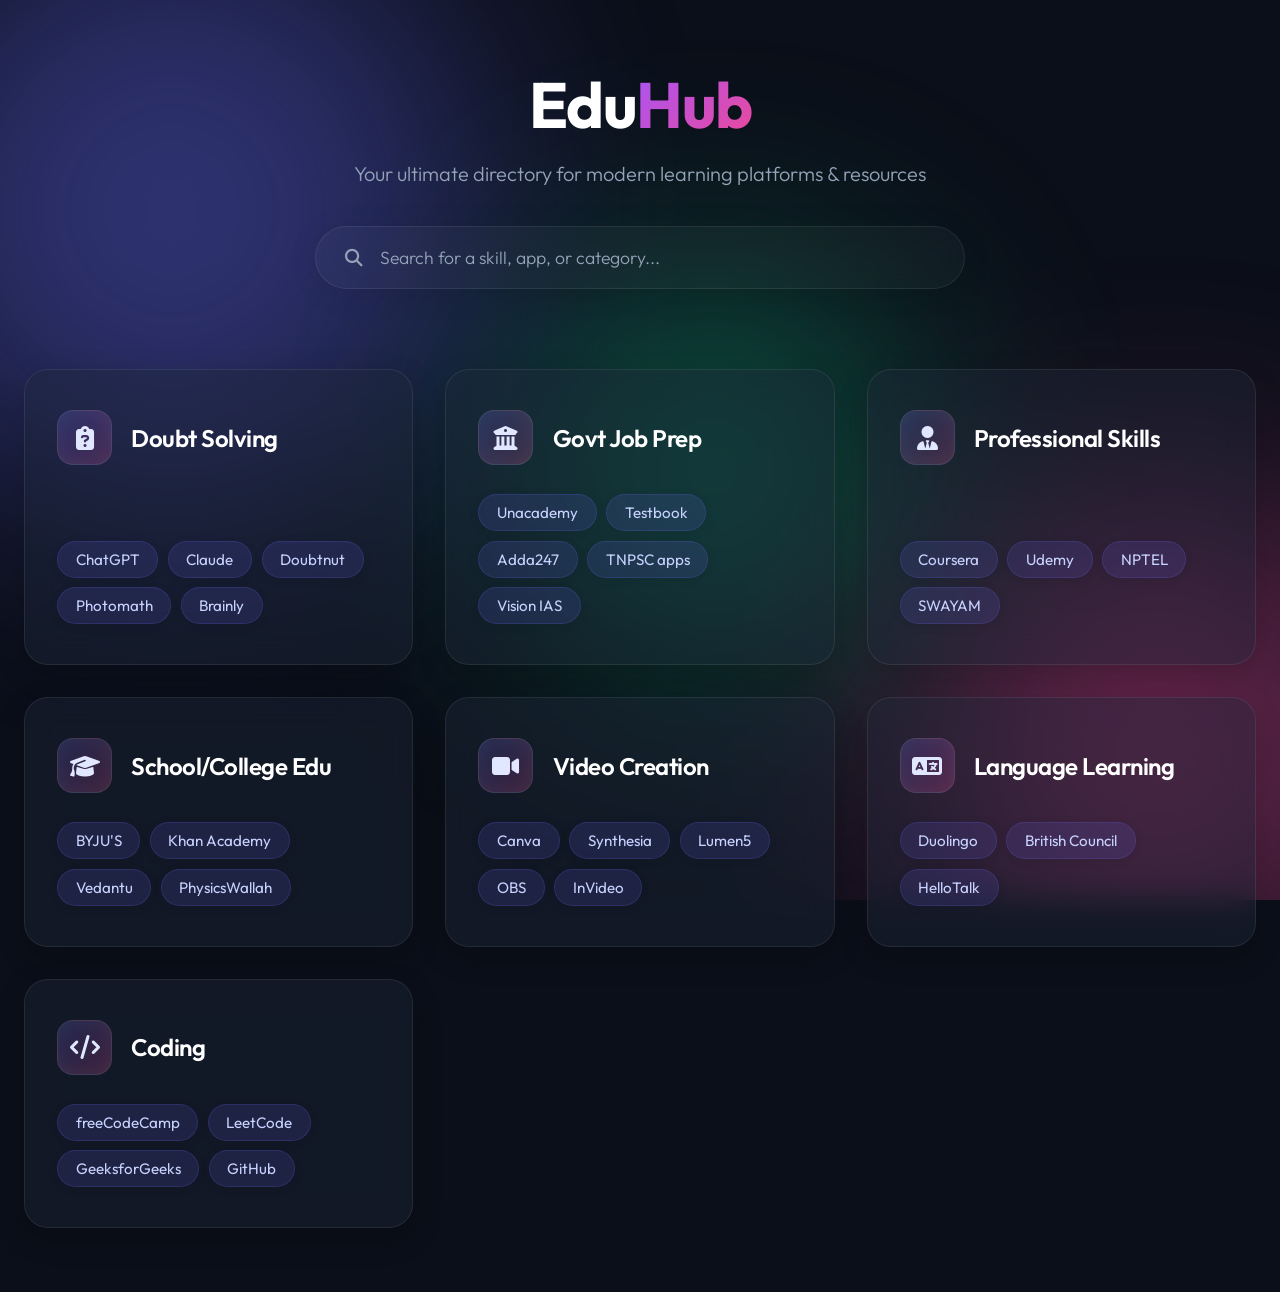
<file: index.html>
<!DOCTYPE html>
<html lang="en">
<head>
    <meta charset="UTF-8">
    <meta name="viewport" content="width=device-width, initial-scale=1.0">
    <title>Educational Resources Hub</title>
    <meta name="description" content="A curated directory of the best educational platforms and tools.">
    <!-- Google Fonts -->
    <link href="https://fonts.googleapis.com/css2?family=Outfit:wght@300;400;500;600;700&display=swap" rel="stylesheet">
    <!-- Font Awesome -->
    <link rel="stylesheet" href="https://cdnjs.cloudflare.com/ajax/libs/font-awesome/6.4.0/css/all.min.css">
    <link rel="stylesheet" href="style.css">
</head>
<body>
    <!-- Background Elements -->
    <div class="background-blobs">
        <div class="blob blob-1"></div>
        <div class="blob blob-2"></div>
        <div class="blob blob-3"></div>
    </div>

    <main class="container">
        <header>
            <h1>Edu<span class="highlight">Hub</span></h1>
            <p>Your ultimate directory for modern learning platforms & resources</p>
            <div class="search-container">
                <i class="fa-solid fa-search search-icon"></i>
                <input type="text" id="searchInput" placeholder="Search for a skill, app, or category...">
            </div>
        </header>

        <section id="categoriesGrid" class="grid">
            <!-- Cards will be injected dynamically by JavaScript -->
        </section>
        
        <div id="noResults" class="hidden">
            <div class="empty-state">
                <i class="fa-regular fa-face-frown"></i>
                <p>No resources found matching your search. Try another term!</p>
            </div>
        </div>
    </main>

    <script src="script.js"></script>
</body>
</html>
</file>
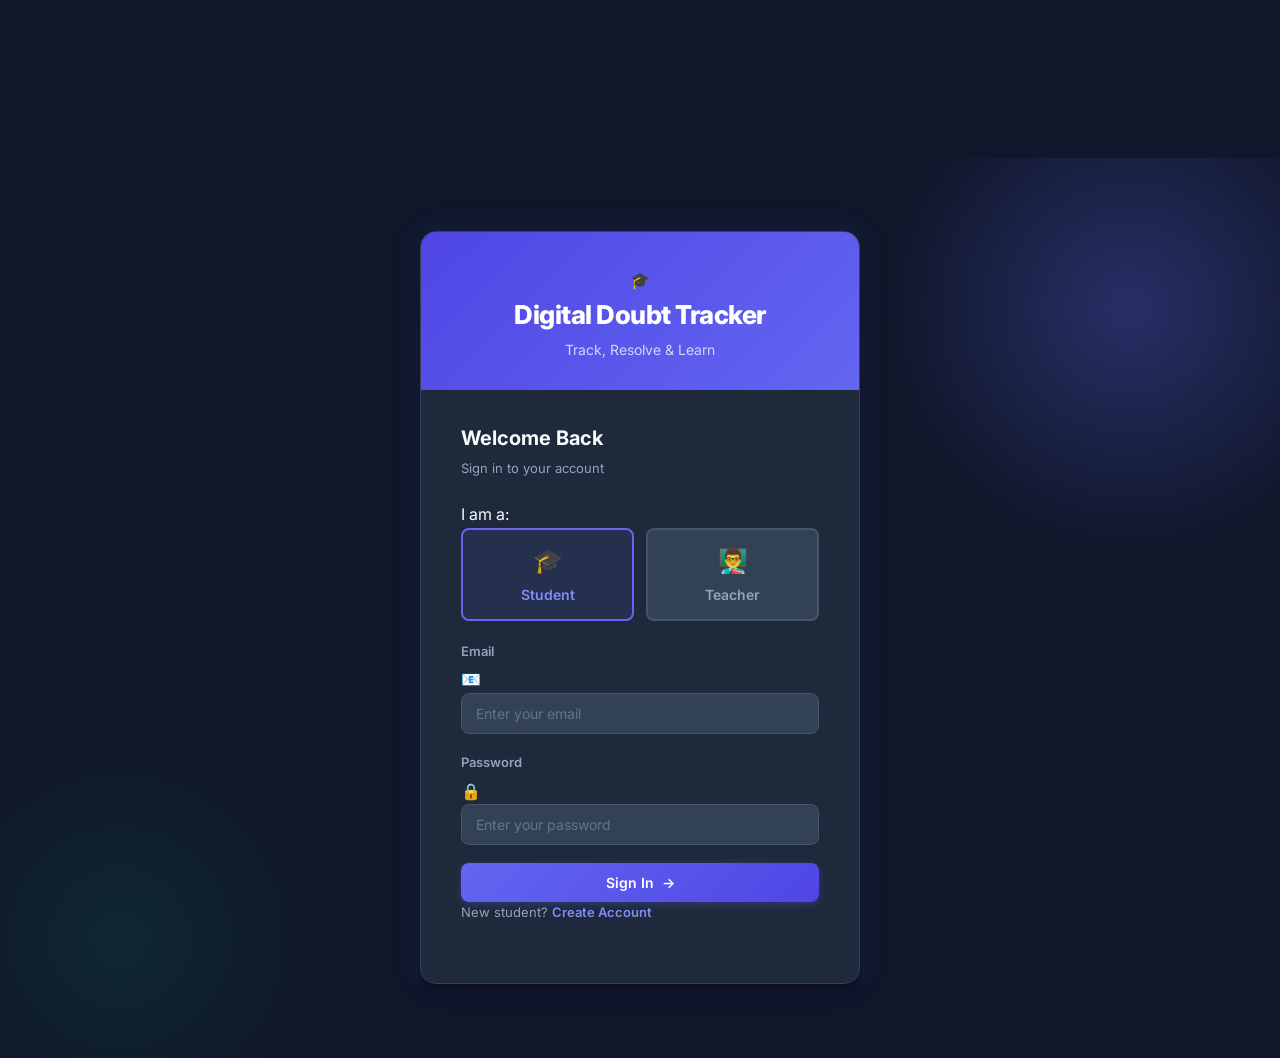
<file: web/index.html>
<!DOCTYPE html>
<html lang="en">

<head>
    <meta charset="UTF-8">
    <meta name="viewport" content="width=device-width, initial-scale=1.0">
    <meta name="description" content="Digital Doubt Tracker - Track, Resolve & Learn">
    <title>Digital Doubt Tracker</title>
    <link rel="stylesheet" href="style.css">
</head>

<body>

    <!-- 3D Animated Background Canvas -->
    <canvas id="bgCanvas"></canvas>

    <!-- ==================== LOGIN PAGE ==================== -->
    <div id="loginPage" class="page auth-page active">
        <div class="auth-card animate-scale">
            <div class="auth-header">
                <div class="auth-logo">🎓</div>
                <h1>Digital Doubt Tracker</h1>
                <p>Track, Resolve & Learn</p>
            </div>
            <div class="auth-body">
                <h2>Welcome Back</h2>
                <p class="auth-desc">Sign in to your account</p>

                <div id="loginError" class="error-banner hidden">
                    <span class="error-icon">⚠️</span>
                    <span id="loginErrorText"></span>
                </div>

                <label class="form-label">I am a:</label>
                <div class="role-selector">
                    <div class="role-option active" onclick="selectRole(this, 'student')">
                        <span class="role-icon">🎓</span>
                        <span>Student</span>
                    </div>
                    <div class="role-option" onclick="selectRole(this, 'teacher')">
                        <span class="role-icon">👨‍🏫</span>
                        <span>Teacher</span>
                    </div>
                </div>

                <div class="form-group">
                    <label class="form-label">Email</label>
                    <div class="input-wrapper">
                        <span class="input-icon">📧</span>
                        <input type="email" id="loginEmail" class="form-control" placeholder="Enter your email">
                    </div>
                </div>
                <div class="form-group">
                    <label class="form-label">Password</label>
                    <div class="input-wrapper">
                        <span class="input-icon">🔒</span>
                        <input type="password" id="loginPassword" class="form-control"
                            placeholder="Enter your password">
                    </div>
                </div>
                <button class="btn btn-primary btn-block btn-glow" onclick="performLogin()">
                    <span>Sign In</span>
                    <span class="btn-arrow">→</span>
                </button>

                <p class="auth-footer-text">
                    New student? <button class="btn-link" onclick="showPage('registerPage')">Create Account</button>
                </p>
            </div>
        </div>
    </div>

    <!-- ==================== REGISTER PAGE ==================== -->
    <div id="registerPage" class="page auth-page">
        <div class="auth-card animate-scale">
            <div class="auth-header accent-header">
                <div class="auth-logo">📝</div>
                <h1>Create Account</h1>
                <p>Join as a Student</p>
            </div>
            <div class="auth-body">
                <h2>Registration</h2>
                <p class="auth-desc">Fill in your details below</p>

                <div id="regError" class="error-banner hidden">
                    <span class="error-icon">⚠️</span>
                    <span id="regErrorText"></span>
                </div>

                <div class="form-group">
                    <label class="form-label">Full Name</label>
                    <div class="input-wrapper">
                        <span class="input-icon">👤</span>
                        <input type="text" id="regName" class="form-control" placeholder="Enter your full name">
                    </div>
                </div>
                <div class="form-group">
                    <label class="form-label">Email Address</label>
                    <div class="input-wrapper">
                        <span class="input-icon">📧</span>
                        <input type="email" id="regEmail" class="form-control" placeholder="Enter your email">
                    </div>
                </div>
                <div class="form-group">
                    <label class="form-label">Password</label>
                    <div class="input-wrapper">
                        <span class="input-icon">🔒</span>
                        <input type="password" id="regPassword" class="form-control" placeholder="Create a password">
                    </div>
                </div>
                <div class="form-group">
                    <label class="form-label">Confirm Password</label>
                    <div class="input-wrapper">
                        <span class="input-icon">🔐</span>
                        <input type="password" id="regConfirm" class="form-control" placeholder="Confirm your password">
                    </div>
                </div>
                <button class="btn btn-accent btn-block btn-glow" onclick="performRegister()">
                    <span>Create Account</span>
                    <span class="btn-arrow">→</span>
                </button>

                <p class="auth-footer-text">
                    Already have an account? <button class="btn-link" onclick="showPage('loginPage')">Sign In</button>
                </p>
            </div>
        </div>
    </div>

    <!-- ==================== STUDENT DASHBOARD ==================== -->
    <div id="studentPage" class="page dashboard">
        <div class="sidebar">
            <div class="sidebar-brand">
                <span class="brand-icon">🎓</span>
                <span class="brand-text">DoubtTracker</span>
            </div>
            <div class="sidebar-nav">
                <div class="nav-section-label">MENU</div>
                <div class="nav-item active" onclick="switchSection('student', 'overview', this)">
                    <span class="nav-icon">📊</span><span>Overview</span>
                </div>
                <div class="nav-item" onclick="switchSection('student', 'myDoubts', this)">
                    <span class="nav-icon">📋</span><span>My Doubts</span>
                </div>
                <div class="nav-item" onclick="switchSection('student', 'addDoubt', this)">
                    <span class="nav-icon">➕</span><span>Submit Doubt</span>
                </div>
            </div>
            <div class="sidebar-footer">
                <div class="sidebar-user">
                    <div class="user-avatar">S</div>
                    <div class="user-info">
                        <span id="sidebarStudentName" class="user-name">Student</span>
                        <span class="user-role">Student</span>
                    </div>
                </div>
                <button class="logout-btn" onclick="logout()">
                    <span>🚪</span> Logout
                </button>
            </div>
        </div>
        <div class="main-content">
            <div class="topbar">
                <div class="topbar-left">
                    <h2>Welcome back, <span id="studentNameDisplay" class="highlight-name"></span> 👋</h2>
                </div>
                <span class="role-badge student-badge">STUDENT</span>
            </div>
            <div class="content">
                <div id="student-overview" class="content-section active">
                    <h2 class="section-title"><span class="title-icon">📊</span> Dashboard Overview</h2>
                    <div id="studentStats" class="stats-grid"></div>
                    <div class="table-card">
                        <div class="table-card-header">
                            <h3><span class="title-icon">📌</span> Recent Doubts</h3>
                        </div>
                        <div id="studentRecentTable"></div>
                    </div>
                </div>
                <div id="student-myDoubts" class="content-section">
                    <h2 class="section-title"><span class="title-icon">📋</span> My Doubts</h2>
                    <div class="table-card">
                        <div class="table-card-header">
                            <h3>All Submitted Doubts</h3>
                            <div class="header-actions">
                                <select id="studentFilterStatus" class="filter-select" onchange="loadStudentDoubts()">
                                    <option value="All">All Status</option>
                                    <option value="Pending">Pending</option>
                                    <option value="In Progress">In Progress</option>
                                    <option value="Resolved">Resolved</option>
                                </select>
                            </div>
                        </div>
                        <div id="studentDoubtsTable"></div>
                    </div>
                    <p class="hint-text">💡 Click a doubt to view its response</p>
                </div>
                <div id="student-addDoubt" class="content-section">
                    <h2 class="section-title"><span class="title-icon">➕</span> Submit a New Doubt</h2>
                    <div class="form-card">
                        <div class="form-group">
                            <label class="form-label">Subject</label>
                            <select id="doubtSubject" class="form-control">
                                <option value="">-- Select Subject --</option>
                                <option>Mathematics</option>
                                <option>Physics</option>
                                <option>Chemistry</option>
                                <option>Biology</option>
                                <option>Computer Science</option>
                                <option>English</option>
                                <option>History</option>
                                <option>Geography</option>
                                <option>Economics</option>
                                <option>Other</option>
                            </select>
                        </div>
                        <div class="form-group">
                            <label class="form-label">Your Doubt</label>
                            <textarea id="doubtText" class="form-control" rows="6"
                                placeholder="Describe your doubt in detail..."></textarea>
                        </div>
                        <button class="btn btn-primary btn-glow" onclick="submitDoubt()">📤 Submit Doubt</button>
                    </div>
                </div>
            </div>
        </div>
    </div>

    <!-- ==================== TEACHER DASHBOARD ==================== -->
    <div id="teacherPage" class="page dashboard">
        <div class="sidebar">
            <div class="sidebar-brand">
                <span class="brand-icon">🎓</span>
                <span class="brand-text">DoubtTracker</span>
            </div>
            <div class="sidebar-nav">
                <div class="nav-section-label">MENU</div>
                <div class="nav-item active" onclick="switchSection('teacher', 'overview', this)">
                    <span class="nav-icon">📊</span><span>Overview</span>
                </div>
                <div class="nav-item" onclick="switchSection('teacher', 'pending', this)">
                    <span class="nav-icon">⏳</span><span>Pending Doubts</span>
                </div>
                <div class="nav-item" onclick="switchSection('teacher', 'allDoubts', this)">
                    <span class="nav-icon">📋</span><span>All Doubts</span>
                </div>
            </div>
            <div class="sidebar-footer">
                <div class="sidebar-user">
                    <div class="user-avatar teacher-avatar">T</div>
                    <div class="user-info">
                        <span id="sidebarTeacherName" class="user-name">Teacher</span>
                        <span class="user-role">Teacher</span>
                    </div>
                </div>
                <button class="logout-btn" onclick="logout()">
                    <span>🚪</span> Logout
                </button>
            </div>
        </div>
        <div class="main-content">
            <div class="topbar">
                <div class="topbar-left">
                    <h2>Welcome back, <span id="teacherNameDisplay" class="highlight-name"></span> 👋</h2>
                </div>
                <span class="role-badge teacher-badge">TEACHER</span>
            </div>
            <div class="content">
                <div id="teacher-overview" class="content-section active">
                    <h2 class="section-title"><span class="title-icon">📊</span> Teacher Overview</h2>
                    <div id="teacherStats" class="stats-grid"></div>
                </div>
                <div id="teacher-pending" class="content-section">
                    <h2 class="section-title"><span class="title-icon">⏳</span> Pending Doubts</h2>
                    <div class="table-card">
                        <div class="table-card-header">
                            <h3>Doubts Awaiting Response</h3>
                            <button class="btn btn-ghost btn-sm" onclick="loadTeacherDoubts('Pending')">🔄
                                Refresh</button>
                        </div>
                        <div id="teacherPendingTable"></div>
                    </div>
                    <p class="hint-text">💡 Click a doubt to respond</p>
                </div>
                <div id="teacher-allDoubts" class="content-section">
                    <h2 class="section-title"><span class="title-icon">📋</span> All Doubts</h2>
                    <div class="table-card">
                        <div class="table-card-header">
                            <h3>All Student Doubts</h3>
                            <select id="teacherFilterStatus" class="filter-select" onchange="loadTeacherAllDoubts()">
                                <option value="All">All Status</option>
                                <option value="Pending">Pending</option>
                                <option value="In Progress">In Progress</option>
                                <option value="Resolved">Resolved</option>
                            </select>
                        </div>
                        <div id="teacherAllTable"></div>
                    </div>
                    <p class="hint-text">💡 Click a doubt to respond</p>
                </div>
            </div>
        </div>
    </div>

    <!-- ==================== ADMIN DASHBOARD ==================== -->
    <div id="adminPage" class="page dashboard">
        <div class="sidebar">
            <div class="sidebar-brand">
                <span class="brand-icon">🎓</span>
                <span class="brand-text">DoubtTracker</span>
            </div>
            <div class="sidebar-nav">
                <div class="nav-section-label">ADMIN</div>
                <div class="nav-item active" onclick="switchSection('admin', 'overview', this)">
                    <span class="nav-icon">📊</span><span>Overview</span>
                </div>
                <div class="nav-item" onclick="switchSection('admin', 'doubts', this)">
                    <span class="nav-icon">📋</span><span>All Doubts</span>
                </div>
                <div class="nav-item" onclick="switchSection('admin', 'teachers', this)">
                    <span class="nav-icon">👨‍🏫</span><span>Teachers</span>
                </div>
                <div class="nav-item" onclick="switchSection('admin', 'students', this)">
                    <span class="nav-icon">🎓</span><span>Students</span>
                </div>
            </div>
            <div class="sidebar-footer">
                <div class="sidebar-user">
                    <div class="user-avatar admin-avatar">A</div>
                    <div class="user-info">
                        <span id="sidebarAdminName" class="user-name">Admin</span>
                        <span class="user-role">Administrator</span>
                    </div>
                </div>
                <button class="logout-btn" onclick="logout()">
                    <span>🚪</span> Logout
                </button>
            </div>
        </div>
        <div class="main-content">
            <div class="topbar">
                <div class="topbar-left">
                    <h2>Welcome back, <span id="adminNameDisplay" class="highlight-name"></span> 👋</h2>
                </div>
                <span class="role-badge admin-badge">ADMIN</span>
            </div>
            <div class="content">
                <div id="admin-overview" class="content-section active">
                    <h2 class="section-title"><span class="title-icon">📊</span> System Overview</h2>
                    <div id="adminStats" class="stats-grid"></div>
                </div>
                <div id="admin-doubts" class="content-section">
                    <h2 class="section-title"><span class="title-icon">📋</span> All Doubts</h2>
                    <div class="table-card">
                        <div class="table-card-header">
                            <h3>System-wide Doubts</h3>
                            <select id="adminFilterStatus" class="filter-select" onchange="loadAdminDoubts()">
                                <option value="All">All Status</option>
                                <option value="Pending">Pending</option>
                                <option value="In Progress">In Progress</option>
                                <option value="Resolved">Resolved</option>
                            </select>
                        </div>
                        <div id="adminDoubtsTable"></div>
                    </div>
                </div>
                <div id="admin-teachers" class="content-section">
                    <div class="section-header-row">
                        <h2 class="section-title"><span class="title-icon">👨‍🏫</span> Manage Teachers</h2>
                        <button class="btn btn-accent btn-glow" onclick="showAddTeacherModal()">➕ Add Teacher</button>
                    </div>
                    <div class="table-card">
                        <div id="adminTeachersTable"></div>
                    </div>
                </div>
                <div id="admin-students" class="content-section">
                    <h2 class="section-title"><span class="title-icon">🎓</span> Registered Students</h2>
                    <div class="table-card">
                        <div id="adminStudentsTable"></div>
                    </div>
                </div>
            </div>
        </div>
    </div>

    <!-- ==================== MODAL: Doubt Detail ==================== -->
    <div id="doubtModal" class="modal-overlay" onclick="if(event.target===this)closeModal()">
        <div class="modal animate-scale">
            <div class="modal-header">
                <h3 id="modalTitle">📝 Doubt Details</h3>
                <button class="modal-close" onclick="closeModal()">✕</button>
            </div>
            <div class="modal-body" id="modalBody"></div>
        </div>
    </div>

    <!-- ==================== MODAL: Add Teacher ==================== -->
    <div id="addTeacherModal" class="modal-overlay" onclick="if(event.target===this)closeTeacherModal()">
        <div class="modal animate-scale">
            <div class="modal-header">
                <h3>➕ Add New Teacher</h3>
                <button class="modal-close" onclick="closeTeacherModal()">✕</button>
            </div>
            <div class="modal-body">
                <div class="form-group">
                    <label class="form-label">Name</label>
                    <input type="text" id="newTeacherName" class="form-control" placeholder="Teacher name">
                </div>
                <div class="form-group">
                    <label class="form-label">Subject</label>
                    <input type="text" id="newTeacherSubject" class="form-control" placeholder="Subject">
                </div>
                <div class="form-group">
                    <label class="form-label">Email</label>
                    <input type="email" id="newTeacherEmail" class="form-control" placeholder="Email">
                </div>
                <div class="form-group">
                    <label class="form-label">Password</label>
                    <input type="password" id="newTeacherPassword" class="form-control" placeholder="Password">
                </div>
                <div class="modal-actions">
                    <button class="btn btn-accent" onclick="addTeacher()">Add Teacher</button>
                    <button class="btn btn-ghost" onclick="closeTeacherModal()">Cancel</button>
                </div>
            </div>
        </div>
    </div>

    <!-- Toast Container -->
    <div id="toastContainer"></div>

    <script src="app.js"></script>
</body>

</html>
</file>
<file: style.css>
:root {
    --bg-color: #0b0f19;
    --text-main: #ffffff;
    --text-muted: #94a3b8;
    --accent-1: #6366f1;
    /* Indigo */
    --accent-2: #ec4899;
    /* Pink */
    --accent-3: #10b981;
    /* Emerald */
    --card-bg: rgba(30, 41, 59, 0.4);
    --card-border: rgba(255, 255, 255, 0.08);
    --card-hover: rgba(30, 41, 59, 0.7);
    --pill-bg: rgba(99, 102, 241, 0.15);
    --pill-text: #c7d2fe;
}

* {
    margin: 0;
    padding: 0;
    box-sizing: border-box;
    font-family: 'Outfit', sans-serif;
}

body {
    background-color: var(--bg-color);
    color: var(--text-main);
    min-height: 100vh;
    overflow-x: hidden;
    position: relative;
}

/* Background Animated Blobs */
.background-blobs {
    position: fixed;
    top: 0;
    left: 0;
    width: 100%;
    height: 100%;
    z-index: -1;
    overflow: hidden;
}

.blob {
    position: absolute;
    border-radius: 50%;
    filter: blur(120px);
    opacity: 0.4;
    animation: float 20s infinite ease-in-out alternate;
}

.blob-1 {
    top: -10%;
    left: -10%;
    width: 600px;
    height: 600px;
    background: var(--accent-1);
    animation-delay: 0s;
}

.blob-2 {
    bottom: -10%;
    right: -10%;
    width: 500px;
    height: 500px;
    background: var(--accent-2);
    animation-delay: -5s;
}

.blob-3 {
    top: 30%;
    left: 40%;
    width: 400px;
    height: 400px;
    background: var(--accent-3);
    animation-delay: -10s;
}

@keyframes float {
    0% {
        transform: translate(0, 0) scale(1) rotate(0deg);
    }

    100% {
        transform: translate(80px, 80px) scale(1.1) rotate(10deg);
    }
}

.container {
    max-width: 1280px;
    margin: 0 auto;
    padding: 4rem 1.5rem;
}

/* Header & Typography */
header {
    text-align: center;
    margin-bottom: 5rem;
    animation: fadeInDown 1s ease-out;
}

@keyframes fadeInDown {
    from {
        opacity: 0;
        transform: translateY(-30px);
    }

    to {
        opacity: 1;
        transform: translateY(0);
    }
}

h1 {
    font-size: 4rem;
    font-weight: 700;
    margin-bottom: 1rem;
    letter-spacing: -1.5px;
}

.highlight {
    background: linear-gradient(135deg, #a855f7, #ec4899);
    -webkit-background-clip: text;
    -webkit-text-fill-color: transparent;
}

header p {
    color: var(--text-muted);
    font-size: 1.25rem;
    margin-bottom: 2.5rem;
    font-weight: 300;
}

/* Glassmorphism Search Bar */
.search-container {
    max-width: 650px;
    margin: 0 auto;
    position: relative;
    border-radius: 60px;
    background: rgba(255, 255, 255, 0.03);
    border: 1px solid var(--card-border);
    backdrop-filter: blur(10px);
    transition: all 0.3s ease;
    box-shadow: 0 4px 30px rgba(0, 0, 0, 0.1);
}

.search-container:focus-within {
    border-color: rgba(168, 85, 247, 0.5);
    box-shadow: 0 0 25px rgba(168, 85, 247, 0.2);
    background: rgba(255, 255, 255, 0.05);
}

.search-icon {
    position: absolute;
    left: 1.8rem;
    top: 50%;
    transform: translateY(-50%);
    color: var(--text-muted);
    font-size: 1.1rem;
}

#searchInput {
    width: 100%;
    padding: 1.2rem 1.8rem 1.2rem 4rem;
    background: transparent;
    border: none;
    color: var(--text-main);
    font-size: 1.1rem;
    outline: none;
    border-radius: 60px;
}

#searchInput::placeholder {
    color: var(--text-muted);
    font-weight: 300;
}

/* Grid System */
.grid {
    display: grid;
    grid-template-columns: repeat(auto-fill, minmax(340px, 1fr));
    gap: 2rem;
}

/* Card UI */
.card {
    background: var(--card-bg);
    border: 1px solid var(--card-border);
    border-radius: 24px;
    padding: 2.5rem 2rem;
    backdrop-filter: blur(16px);
    -webkit-backdrop-filter: blur(16px);
    transition: all 0.4s cubic-bezier(0.175, 0.885, 0.32, 1.275);
    display: flex;
    flex-direction: column;
    height: 100%;
    animation: fadeIn 0.8s ease-out forwards;
    opacity: 0;
    transform: translateY(20px);
    box-shadow: 0 10px 30px rgba(0, 0, 0, 0.2);
}

.card:hover {
    transform: translateY(-10px) scale(1.02);
    background: var(--card-hover);
    border-color: rgba(255, 255, 255, 0.15);
    box-shadow: 0 20px 40px rgba(0, 0, 0, 0.4), 0 0 20px rgba(99, 102, 241, 0.15);
}

.card-header {
    display: flex;
    align-items: center;
    margin-bottom: 1.8rem;
}

.icon-wrapper {
    width: 55px;
    height: 55px;
    border-radius: 16px;
    background: linear-gradient(135deg, rgba(99, 102, 241, 0.2), rgba(236, 72, 153, 0.2));
    display: flex;
    align-items: center;
    justify-content: center;
    margin-right: 1.2rem;
    font-size: 1.5rem;
    color: #e0e7ff;
    border: 1px solid rgba(255, 255, 255, 0.1);
    box-shadow: inset 0 0 20px rgba(255, 255, 255, 0.05);
}

.card h2 {
    font-size: 1.5rem;
    font-weight: 600;
    letter-spacing: -0.5px;
}

.resources-list {
    display: flex;
    flex-wrap: wrap;
    gap: 0.6rem;
    margin-top: auto;
}

.resource-pill {
    background: var(--pill-bg);
    color: var(--pill-text);
    padding: 0.5rem 1.1rem;
    border-radius: 40px;
    font-size: 0.95rem;
    font-weight: 400;
    transition: all 0.3s ease;
    border: 1px solid rgba(99, 102, 241, 0.2);
    cursor: pointer;
    box-shadow: 0 2px 10px rgba(0, 0, 0, 0.1);
    text-decoration: none;
    display: inline-block;
}

.resource-pill:hover {
    background: rgba(99, 102, 241, 0.4);
    color: #fff;
    transform: translateY(-2px);
    border-color: rgba(99, 102, 241, 0.6);
}

/* Empty State / Not Found */
.hidden {
    display: none !important;
}

#noResults {
    text-align: center;
    padding: 4rem;
    width: 100%;
}

.empty-state {
    background: rgba(255, 255, 255, 0.02);
    border: 1px calc(var(--card-border)) dashed;
    border-radius: 20px;
    padding: 4rem 2rem;
    max-width: 500px;
    margin: 0 auto;
}

.empty-state i {
    font-size: 4rem;
    margin-bottom: 1.5rem;
    color: var(--text-muted);
    opacity: 0.6;
}

.empty-state p {
    font-size: 1.2rem;
    color: var(--text-muted);
}

@keyframes fadeIn {
    to {
        opacity: 1;
        transform: translateY(0);
    }
}

/* Responsive */
@media (max-width: 768px) {
    h1 {
        font-size: 2.8rem;
    }

    .grid {
        grid-template-columns: 1fr;
    }

    .container {
        padding: 3rem 1rem;
    }
}
</file>
<file: web/style.css>
/* ============================================
   Digital Doubt Tracker — Stylesheet
   Modern Dark Theme
   ============================================ */

/* Google Font */
@import url('https://fonts.googleapis.com/css2?family=Inter:wght@300;400;500;600;700;800&display=swap');

/* ==========================================
   CSS Variables
   ========================================== */
:root {
    --primary: #6366f1;
    --primary-dark: #4f46e5;
    --primary-light: #818cf8;
    --primary-glow: rgba(99, 102, 241, 0.3);
    
    --accent: #10b981;
    --accent-dark: #059669;
    --warning: #f59e0b;
    --danger: #ef4444;
    --info: #3b82f6;
    
    --bg-dark: #0f172a;
    --bg-medium: #1e293b;
    --bg-light: #334155;
    --bg-card: #1e293b;
    --bg-input: #334155;
    
    --text-primary: #f8fafc;
    --text-secondary: #94a3b8;
    --text-muted: #64748b;
    
    --border: #475569;
    --border-light: #334155;
    
    --status-pending: #f59e0b;
    --status-progress: #3b82f6;
    --status-resolved: #10b981;
    
    --radius: 12px;
    --radius-sm: 8px;
    --radius-lg: 16px;
    
    --shadow: 0 4px 6px -1px rgba(0, 0, 0, 0.3), 0 2px 4px -2px rgba(0, 0, 0, 0.2);
    --shadow-lg: 0 10px 15px -3px rgba(0, 0, 0, 0.4), 0 4px 6px -4px rgba(0, 0, 0, 0.3);
    --shadow-glow: 0 0 30px rgba(99, 102, 241, 0.15);
}

/* ==========================================
   Reset & Base
   ========================================== */
*, *::before, *::after {
    margin: 0;
    padding: 0;
    box-sizing: border-box;
}

html {
    scroll-behavior: smooth;
}

body {
    font-family: 'Inter', -apple-system, BlinkMacSystemFont, sans-serif;
    background: var(--bg-dark);
    color: var(--text-primary);
    min-height: 100vh;
    line-height: 1.6;
    overflow-x: hidden;
}

/* ==========================================
   Animations
   ========================================== */
@keyframes fadeIn {
    from { opacity: 0; transform: translateY(10px); }
    to { opacity: 1; transform: translateY(0); }
}

@keyframes slideInLeft {
    from { opacity: 0; transform: translateX(-20px); }
    to { opacity: 1; transform: translateX(0); }
}

@keyframes slideInRight {
    from { opacity: 0; transform: translateX(20px); }
    to { opacity: 1; transform: translateX(0); }
}

@keyframes scaleIn {
    from { opacity: 0; transform: scale(0.95); }
    to { opacity: 1; transform: scale(1); }
}

@keyframes pulse {
    0%, 100% { transform: scale(1); }
    50% { transform: scale(1.05); }
}

@keyframes shimmer {
    0% { background-position: -200% 0; }
    100% { background-position: 200% 0; }
}

@keyframes float {
    0%, 100% { transform: translateY(0); }
    50% { transform: translateY(-6px); }
}

.animate-fade { animation: fadeIn 0.4s ease-out; }
.animate-slide-left { animation: slideInLeft 0.4s ease-out; }
.animate-slide-right { animation: slideInRight 0.4s ease-out; }
.animate-scale { animation: scaleIn 0.3s ease-out; }

/* ==========================================
   Utility Classes
   ========================================== */
.hidden { display: none !important; }
.flex { display: flex; }
.flex-col { flex-direction: column; }
.items-center { align-items: center; }
.justify-center { justify-content: center; }
.justify-between { justify-content: space-between; }
.gap-1 { gap: 8px; }
.gap-2 { gap: 16px; }
.gap-3 { gap: 24px; }
.w-full { width: 100%; }
.text-center { text-align: center; }

/* ==========================================
   Pages / Screens
   ========================================== */
.page {
    display: none;
    min-height: 100vh;
}

.page.active {
    display: flex;
}

/* ==========================================
   Login & Register Pages
   ========================================== */
.auth-page {
    flex-direction: column;
    align-items: center;
    justify-content: center;
    background: var(--bg-dark);
    position: relative;
    overflow: hidden;
}

.auth-page::before {
    content: '';
    position: absolute;
    width: 500px;
    height: 500px;
    background: radial-gradient(circle, var(--primary-glow), transparent 70%);
    top: -100px;
    right: -100px;
    pointer-events: none;
}

.auth-page::after {
    content: '';
    position: absolute;
    width: 400px;
    height: 400px;
    background: radial-gradient(circle, rgba(16, 185, 129, 0.1), transparent 70%);
    bottom: -80px;
    left: -80px;
    pointer-events: none;
}

.auth-card {
    background: var(--bg-medium);
    border-radius: var(--radius-lg);
    border: 1px solid var(--border-light);
    padding: 0;
    width: 440px;
    max-width: 95vw;
    box-shadow: var(--shadow-lg), var(--shadow-glow);
    animation: scaleIn 0.5s ease-out;
    position: relative;
    z-index: 1;
    overflow: hidden;
}

.auth-header {
    background: linear-gradient(135deg, var(--primary-dark), var(--primary));
    padding: 36px 40px 28px;
    text-align: center;
}

.auth-header.accent {
    background: linear-gradient(135deg, var(--accent-dark), var(--accent));
}

.auth-header h1 {
    font-size: 26px;
    font-weight: 800;
    color: white;
    margin-bottom: 4px;
    letter-spacing: -0.5px;
}

.auth-header p {
    color: rgba(255, 255, 255, 0.75);
    font-size: 14px;
    font-weight: 400;
}

.auth-body {
    padding: 32px 40px 36px;
}

.auth-body h2 {
    font-size: 20px;
    font-weight: 700;
    margin-bottom: 4px;
}

.auth-body > p {
    color: var(--text-secondary);
    font-size: 13px;
    margin-bottom: 24px;
}

/* ==========================================
   Form Elements
   ========================================== */
.form-group {
    margin-bottom: 18px;
}

.form-group label {
    display: block;
    font-size: 13px;
    font-weight: 600;
    color: var(--text-secondary);
    margin-bottom: 6px;
}

.form-control {
    width: 100%;
    padding: 11px 14px;
    background: var(--bg-input);
    border: 1px solid var(--border);
    border-radius: var(--radius-sm);
    color: var(--text-primary);
    font-family: 'Inter', sans-serif;
    font-size: 14px;
    transition: all 0.2s ease;
    outline: none;
}

.form-control:focus {
    border-color: var(--primary);
    box-shadow: 0 0 0 3px var(--primary-glow);
}

.form-control::placeholder {
    color: var(--text-muted);
}

textarea.form-control {
    resize: vertical;
    min-height: 100px;
    line-height: 1.5;
}

select.form-control {
    cursor: pointer;
    appearance: none;
    background-image: url("data:image/svg+xml,%3Csvg xmlns='http://www.w3.org/2000/svg' width='12' height='12' viewBox='0 0 12 12'%3E%3Cpath fill='%2394a3b8' d='M6 8L1 3h10z'/%3E%3C/svg%3E");
    background-repeat: no-repeat;
    background-position: right 12px center;
    padding-right: 36px;
}

/* Role selector */
.role-selector {
    display: flex;
    gap: 12px;
    margin-bottom: 20px;
}

.role-option {
    flex: 1;
    padding: 12px;
    background: var(--bg-input);
    border: 2px solid var(--border);
    border-radius: var(--radius-sm);
    text-align: center;
    cursor: pointer;
    transition: all 0.2s ease;
    font-size: 14px;
    font-weight: 600;
    color: var(--text-secondary);
}

.role-option:hover {
    border-color: var(--primary-light);
    color: var(--text-primary);
}

.role-option.active {
    border-color: var(--primary);
    background: rgba(99, 102, 241, 0.1);
    color: var(--primary-light);
}

.role-option .role-icon {
    font-size: 24px;
    display: block;
    margin-bottom: 4px;
}

/* ==========================================
   Buttons
   ========================================== */
.btn {
    display: inline-flex;
    align-items: center;
    justify-content: center;
    gap: 8px;
    padding: 11px 24px;
    border: none;
    border-radius: var(--radius-sm);
    font-family: 'Inter', sans-serif;
    font-size: 14px;
    font-weight: 600;
    cursor: pointer;
    transition: all 0.2s ease;
    text-decoration: none;
    white-space: nowrap;
}

.btn:active {
    transform: scale(0.97);
}

.btn-primary {
    background: linear-gradient(135deg, var(--primary), var(--primary-dark));
    color: white;
    box-shadow: 0 2px 8px rgba(99, 102, 241, 0.3);
}

.btn-primary:hover {
    background: linear-gradient(135deg, var(--primary-light), var(--primary));
    box-shadow: 0 4px 12px rgba(99, 102, 241, 0.4);
    transform: translateY(-1px);
}

.btn-accent {
    background: linear-gradient(135deg, var(--accent), var(--accent-dark));
    color: white;
    box-shadow: 0 2px 8px rgba(16, 185, 129, 0.3);
}

.btn-accent:hover {
    box-shadow: 0 4px 12px rgba(16, 185, 129, 0.4);
    transform: translateY(-1px);
}

.btn-danger {
    background: linear-gradient(135deg, var(--danger), #dc2626);
    color: white;
}

.btn-danger:hover {
    box-shadow: 0 4px 12px rgba(239, 68, 68, 0.4);
}

.btn-ghost {
    background: var(--bg-light);
    color: var(--text-secondary);
    border: 1px solid var(--border);
}

.btn-ghost:hover {
    background: var(--bg-input);
    color: var(--text-primary);
    border-color: var(--text-muted);
}

.btn-sm {
    padding: 7px 14px;
    font-size: 12px;
}

.btn-block {
    width: 100%;
}

.btn-link {
    background: none;
    border: none;
    color: var(--primary-light);
    font-weight: 600;
    cursor: pointer;
    font-size: 13px;
    font-family: 'Inter', sans-serif;
    padding: 0;
    transition: color 0.2s;
}

.btn-link:hover {
    color: var(--primary);
    text-decoration: underline;
}

/* ==========================================
   Dashboard Layout
   ========================================== */
.dashboard {
    flex-direction: row;
    min-height: 100vh;
}

/* Sidebar */
.sidebar {
    width: 250px;
    min-width: 250px;
    background: var(--bg-dark);
    border-right: 1px solid var(--border-light);
    display: flex;
    flex-direction: column;
    height: 100vh;
    position: sticky;
    top: 0;
}

.sidebar-header {
    padding: 20px;
    border-bottom: 1px solid var(--border-light);
}

.sidebar-header h3 {
    font-size: 14px;
    font-weight: 700;
    color: var(--primary-light);
    letter-spacing: 0.5px;
    text-transform: uppercase;
}

.sidebar-nav {
    flex: 1;
    padding: 12px 0;
}

.nav-label {
    padding: 8px 20px;
    font-size: 11px;
    font-weight: 700;
    color: var(--text-muted);
    text-transform: uppercase;
    letter-spacing: 1px;
}

.nav-item {
    display: flex;
    align-items: center;
    gap: 10px;
    padding: 12px 20px;
    color: var(--text-secondary);
    font-size: 14px;
    font-weight: 500;
    cursor: pointer;
    transition: all 0.2s ease;
    border-left: 3px solid transparent;
    text-decoration: none;
}

.nav-item:hover {
    background: var(--bg-medium);
    color: var(--text-primary);
}

.nav-item.active {
    background: rgba(99, 102, 241, 0.1);
    color: var(--primary-light);
    border-left-color: var(--primary);
    font-weight: 600;
}

.nav-item .nav-icon {
    font-size: 18px;
    width: 24px;
    text-align: center;
}

.sidebar-footer {
    padding: 12px 0;
    border-top: 1px solid var(--border-light);
}

/* Main content */
.main-content {
    flex: 1;
    display: flex;
    flex-direction: column;
    min-height: 100vh;
    overflow-x: hidden;
}

/* Top bar */
.topbar {
    display: flex;
    align-items: center;
    justify-content: space-between;
    padding: 16px 28px;
    background: var(--bg-medium);
    border-bottom: 1px solid var(--border-light);
    min-height: 64px;
}

.topbar h2 {
    font-size: 18px;
    font-weight: 700;
}

.topbar .role-badge {
    font-size: 11px;
    font-weight: 700;
    padding: 4px 12px;
    border-radius: 20px;
    letter-spacing: 1px;
    text-transform: uppercase;
}

.role-badge.student { background: rgba(99, 102, 241, 0.15); color: var(--primary-light); }
.role-badge.teacher { background: rgba(16, 185, 129, 0.15); color: var(--accent); }
.role-badge.admin { background: rgba(239, 68, 68, 0.15); color: var(--danger); }

/* Content area */
.content {
    flex: 1;
    padding: 28px;
}

.content-section {
    display: none;
    animation: fadeIn 0.4s ease-out;
}

.content-section.active {
    display: block;
}

.section-title {
    font-size: 22px;
    font-weight: 700;
    margin-bottom: 20px;
    display: flex;
    align-items: center;
    gap: 10px;
}

/* ==========================================
   Stats Cards
   ========================================== */
.stats-grid {
    display: grid;
    grid-template-columns: repeat(auto-fit, minmax(200px, 1fr));
    gap: 16px;
    margin-bottom: 28px;
}

.stat-card {
    background: var(--bg-card);
    border-radius: var(--radius);
    border: 1px solid var(--border-light);
    padding: 20px;
    position: relative;
    overflow: hidden;
    transition: all 0.3s ease;
}

.stat-card:hover {
    transform: translateY(-2px);
    box-shadow: var(--shadow);
    border-color: var(--border);
}

.stat-card::before {
    content: '';
    position: absolute;
    top: 0;
    left: 0;
    right: 0;
    height: 3px;
}

.stat-card.indigo::before { background: linear-gradient(90deg, var(--primary), var(--primary-light)); }
.stat-card.amber::before { background: linear-gradient(90deg, var(--warning), #fbbf24); }
.stat-card.green::before { background: linear-gradient(90deg, var(--accent), #34d399); }
.stat-card.blue::before { background: linear-gradient(90deg, var(--info), #60a5fa); }
.stat-card.red::before { background: linear-gradient(90deg, var(--danger), #f87171); }

.stat-label {
    font-size: 12px;
    font-weight: 600;
    color: var(--text-muted);
    text-transform: uppercase;
    letter-spacing: 0.5px;
    margin-bottom: 8px;
}

.stat-value {
    font-size: 32px;
    font-weight: 800;
    letter-spacing: -1px;
}

.stat-card.indigo .stat-value { color: var(--primary-light); }
.stat-card.amber .stat-value { color: var(--warning); }
.stat-card.green .stat-value { color: var(--accent); }
.stat-card.blue .stat-value { color: var(--info); }
.stat-card.red .stat-value { color: var(--danger); }

/* ==========================================
   Tables
   ========================================== */
.table-container {
    background: var(--bg-card);
    border-radius: var(--radius);
    border: 1px solid var(--border-light);
    overflow: hidden;
}

.table-header {
    display: flex;
    align-items: center;
    justify-content: space-between;
    padding: 16px 20px;
    border-bottom: 1px solid var(--border-light);
}

.table-header h3 {
    font-size: 16px;
    font-weight: 700;
}

.table-filters {
    display: flex;
    gap: 10px;
    align-items: center;
}

.table-filters select {
    padding: 7px 30px 7px 12px;
    background: var(--bg-input);
    border: 1px solid var(--border);
    border-radius: var(--radius-sm);
    color: var(--text-primary);
    font-size: 13px;
    font-family: 'Inter', sans-serif;
    outline: none;
    cursor: pointer;
    appearance: none;
    background-image: url("data:image/svg+xml,%3Csvg xmlns='http://www.w3.org/2000/svg' width='12' height='12' viewBox='0 0 12 12'%3E%3Cpath fill='%2394a3b8' d='M6 8L1 3h10z'/%3E%3C/svg%3E");
    background-repeat: no-repeat;
    background-position: right 10px center;
}

table {
    width: 100%;
    border-collapse: collapse;
}

thead th {
    background: var(--bg-dark);
    padding: 13px 16px;
    text-align: left;
    font-size: 12px;
    font-weight: 700;
    color: var(--text-secondary);
    text-transform: uppercase;
    letter-spacing: 0.5px;
    border-bottom: 2px solid var(--primary-dark);
}

tbody tr {
    border-bottom: 1px solid var(--border-light);
    transition: background 0.15s ease;
}

tbody tr:hover {
    background: rgba(99, 102, 241, 0.05);
}

tbody tr:nth-child(even) {
    background: rgba(255, 255, 255, 0.02);
}

tbody tr:nth-child(even):hover {
    background: rgba(99, 102, 241, 0.05);
}

tbody td {
    padding: 13px 16px;
    font-size: 14px;
    color: var(--text-primary);
}

.clickable-row {
    cursor: pointer;
}

.clickable-row:hover {
    background: rgba(99, 102, 241, 0.08) !important;
}

/* Status badges */
.status-badge {
    display: inline-flex;
    align-items: center;
    gap: 5px;
    padding: 4px 12px;
    border-radius: 20px;
    font-size: 12px;
    font-weight: 600;
}

.status-badge.pending {
    background: rgba(245, 158, 11, 0.15);
    color: var(--status-pending);
}

.status-badge.in-progress {
    background: rgba(59, 130, 246, 0.15);
    color: var(--status-progress);
}

.status-badge.resolved {
    background: rgba(16, 185, 129, 0.15);
    color: var(--status-resolved);
}

.status-dot {
    width: 7px;
    height: 7px;
    border-radius: 50%;
    display: inline-block;
}

.status-dot.pending { background: var(--status-pending); }
.status-dot.in-progress { background: var(--status-progress); }
.status-dot.resolved { background: var(--status-resolved); }

/* ==========================================
   Cards
   ========================================== */
.card {
    background: var(--bg-card);
    border-radius: var(--radius);
    border: 1px solid var(--border-light);
    padding: 24px;
}

.card-title {
    font-size: 16px;
    font-weight: 700;
    margin-bottom: 16px;
    display: flex;
    align-items: center;
    gap: 8px;
}

/* ==========================================
   Modal
   ========================================== */
.modal-overlay {
    display: none;
    position: fixed;
    top: 0;
    left: 0;
    width: 100%;
    height: 100%;
    background: rgba(0, 0, 0, 0.6);
    backdrop-filter: blur(4px);
    z-index: 1000;
    align-items: center;
    justify-content: center;
}

.modal-overlay.active {
    display: flex;
}

.modal {
    background: var(--bg-medium);
    border-radius: var(--radius-lg);
    border: 1px solid var(--border);
    width: 560px;
    max-width: 95vw;
    max-height: 90vh;
    overflow-y: auto;
    box-shadow: var(--shadow-lg);
    animation: scaleIn 0.3s ease-out;
}

.modal-header {
    background: linear-gradient(135deg, var(--accent-dark), var(--accent));
    padding: 20px 28px;
    display: flex;
    align-items: center;
    justify-content: space-between;
    border-radius: var(--radius-lg) var(--radius-lg) 0 0;
}

.modal-header h3 {
    font-size: 18px;
    font-weight: 700;
    color: white;
}

.modal-close {
    background: rgba(255, 255, 255, 0.2);
    border: none;
    color: white;
    width: 32px;
    height: 32px;
    border-radius: 50%;
    cursor: pointer;
    font-size: 18px;
    display: flex;
    align-items: center;
    justify-content: center;
    transition: background 0.2s;
}

.modal-close:hover {
    background: rgba(255, 255, 255, 0.3);
}

.modal-body {
    padding: 24px 28px 28px;
}

/* ==========================================
   Doubt Detail Card
   ========================================== */
.doubt-detail {
    background: var(--bg-input);
    border-radius: var(--radius-sm);
    padding: 16px;
    margin-bottom: 20px;
    border: 1px solid var(--border-light);
}

.doubt-meta {
    display: flex;
    flex-wrap: wrap;
    gap: 16px;
    margin-bottom: 12px;
}

.doubt-meta-item {
    font-size: 13px;
}

.doubt-meta-item .meta-label {
    color: var(--text-muted);
    font-weight: 600;
    margin-right: 4px;
}

.doubt-text-display {
    background: var(--bg-dark);
    border-radius: var(--radius-sm);
    padding: 14px;
    font-size: 14px;
    line-height: 1.6;
    color: var(--text-primary);
    border: 1px solid var(--border-light);
    white-space: pre-wrap;
}

.response-card {
    background: rgba(16, 185, 129, 0.05);
    border: 1px solid rgba(16, 185, 129, 0.2);
    border-radius: var(--radius-sm);
    padding: 16px;
    margin-top: 16px;
}

.response-card h4 {
    color: var(--accent);
    font-size: 14px;
    font-weight: 700;
    margin-bottom: 8px;
    display: flex;
    align-items: center;
    gap: 6px;
}

.response-card p {
    font-size: 14px;
    line-height: 1.6;
    white-space: pre-wrap;
}

.response-meta {
    font-size: 12px;
    color: var(--text-muted);
    margin-top: 8px;
}

.no-response {
    color: var(--text-muted);
    font-style: italic;
    font-size: 14px;
    text-align: center;
    padding: 16px;
}

/* ==========================================
   Toast Notification
   ========================================== */
.toast {
    position: fixed;
    top: 20px;
    right: 20px;
    padding: 14px 20px;
    border-radius: var(--radius-sm);
    font-size: 14px;
    font-weight: 600;
    z-index: 2000;
    animation: slideInRight 0.3s ease-out;
    box-shadow: var(--shadow-lg);
    max-width: 400px;
}

.toast.success {
    background: var(--accent-dark);
    color: white;
    border-left: 4px solid #34d399;
}

.toast.error {
    background: #991b1b;
    color: white;
    border-left: 4px solid var(--danger);
}

/* ==========================================
   Empty State
   ========================================== */
.empty-state {
    text-align: center;
    padding: 48px 20px;
    color: var(--text-muted);
}

.empty-state .empty-icon {
    font-size: 48px;
    margin-bottom: 12px;
    animation: float 3s ease-in-out infinite;
}

.empty-state p {
    font-size: 15px;
    margin-bottom: 16px;
}

/* ==========================================
   Responsive
   ========================================== */
@media (max-width: 768px) {
    .sidebar {
        display: none;
    }
    
    .stats-grid {
        grid-template-columns: repeat(2, 1fr);
    }
    
    .content {
        padding: 16px;
    }

    .auth-card {
        width: 100%;
    }
    
    .auth-body {
        padding: 24px;
    }
}
</file>
